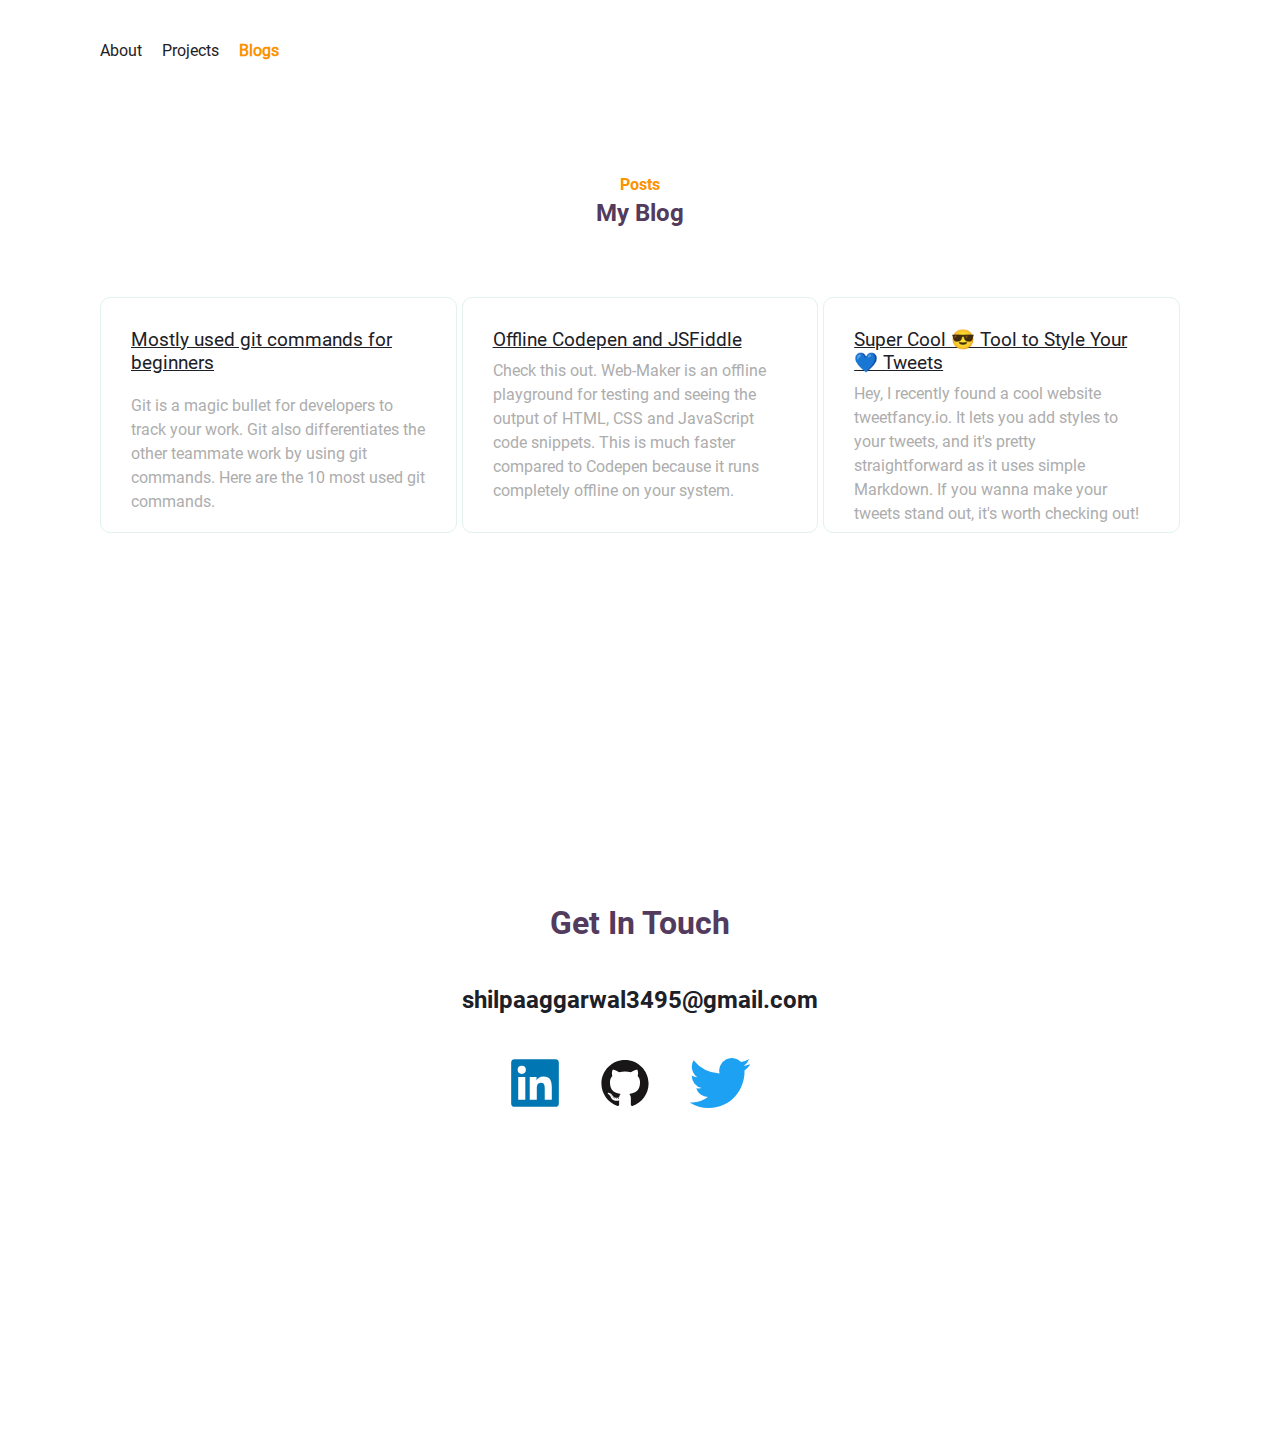
<file: blog.html>
<!DOCTYPE html>
<html lang="en">
  <head>
    <meta charset="UTF-8" />
    <meta name="viewport" content="width=device-width, initial-scale=1.0" />
    <meta http-equiv="X-UA-Compatible" content="ie=edge" />
    <title>Blog Page</title>
    <link rel="icon" href="./img/s.png" />
    <link rel="stylesheet" href="./css/main.css" />
  </head>
  <body>
    <nav>
      <div class="container-fluid">
        <ul class="list-inline">
          <li class="list-inline-item">
            <a href="./index.html">About</a>
          </li>
          <li class="list-inline-item">
            <a href="./project.html">Projects</a>
          </li>
          <li class="list-inline-item">
            <a class="active" href="./blog.html">Blogs</a>
          </li>
        </ul>
      </div>
    </nav>

    <div class="container-fluid main-container">
      <!-- Blog section -->

      <div class="section blog-section">
        <span>Posts</span>
        <h2>
          My Blog
        </h2>
        <div class="blog-container">
          <div class="blog-card">
            <a
              href="https://dev.to/shilpa3495/mostly-used-git-commands-for-beginners-3m37"
              >Mostly used git commands for beginners</a
            >
            <p>
              Git is a magic bullet for developers to track your work. Git also
              differentiates the other teammate work by using git commands. Here
              are the 10 most used git commands.
            </p>
          </div>
          <div class="blog-card">
            <a href="https://dev.to/xenoxdev/-offline-codepen-and-jsfiddle-35f1"
              >Offline Codepen and JSFiddle</a
            >
            <p>
              Check this out. Web-Maker is an offline playground for testing and
              seeing the output of HTML, CSS and JavaScript code snippets. This
              is much faster compared to Codepen because it runs completely
              offline on your system.
            </p>
          </div>
          <div class="blog-card">
            <a
              href="https://dev.to/teamxenox/super-cool--tool-to-style-your--tweets-2jab"
              >Super Cool 😎 Tool to Style Your 💙 Tweets</a
            >
            <p>
              Hey, I recently found a cool website tweetfancy.io. It lets you
              add styles to your tweets, and it's pretty straightforward as it
              uses simple Markdown. If you wanna make your tweets stand out,
              it's worth checking out!
            </p>
          </div>
        </div>
      </div>
      <!-- Contact section -->

      <div class="section contact-section">
        <div>
          <h1>
            Get In Touch
          </h1>
          <p>
            shilpaaggarwal3495@gmail.com
          </p>
          <ul class="list-inline">
            <li class="list-inline-item">
              <a href="https://www.linkedin.com/in/shilpa-aggarwal-11569115b/">
                <div class="linkedin-img"></div>
              </a>
            </li>
            <li class="list-inline-item">
              <a href="https://github.com/shilpa3495">
                <div class="github-img"></div>
              </a>
            </li>
            <li class="list-inline-item">
              <a href="https://twitter.com/shilpa3495">
                <div class="twitter-img"></div>
              </a>
            </li>
          </ul>
        </div>
      </div>
      
    </div>

  </body>
</html>
</file>
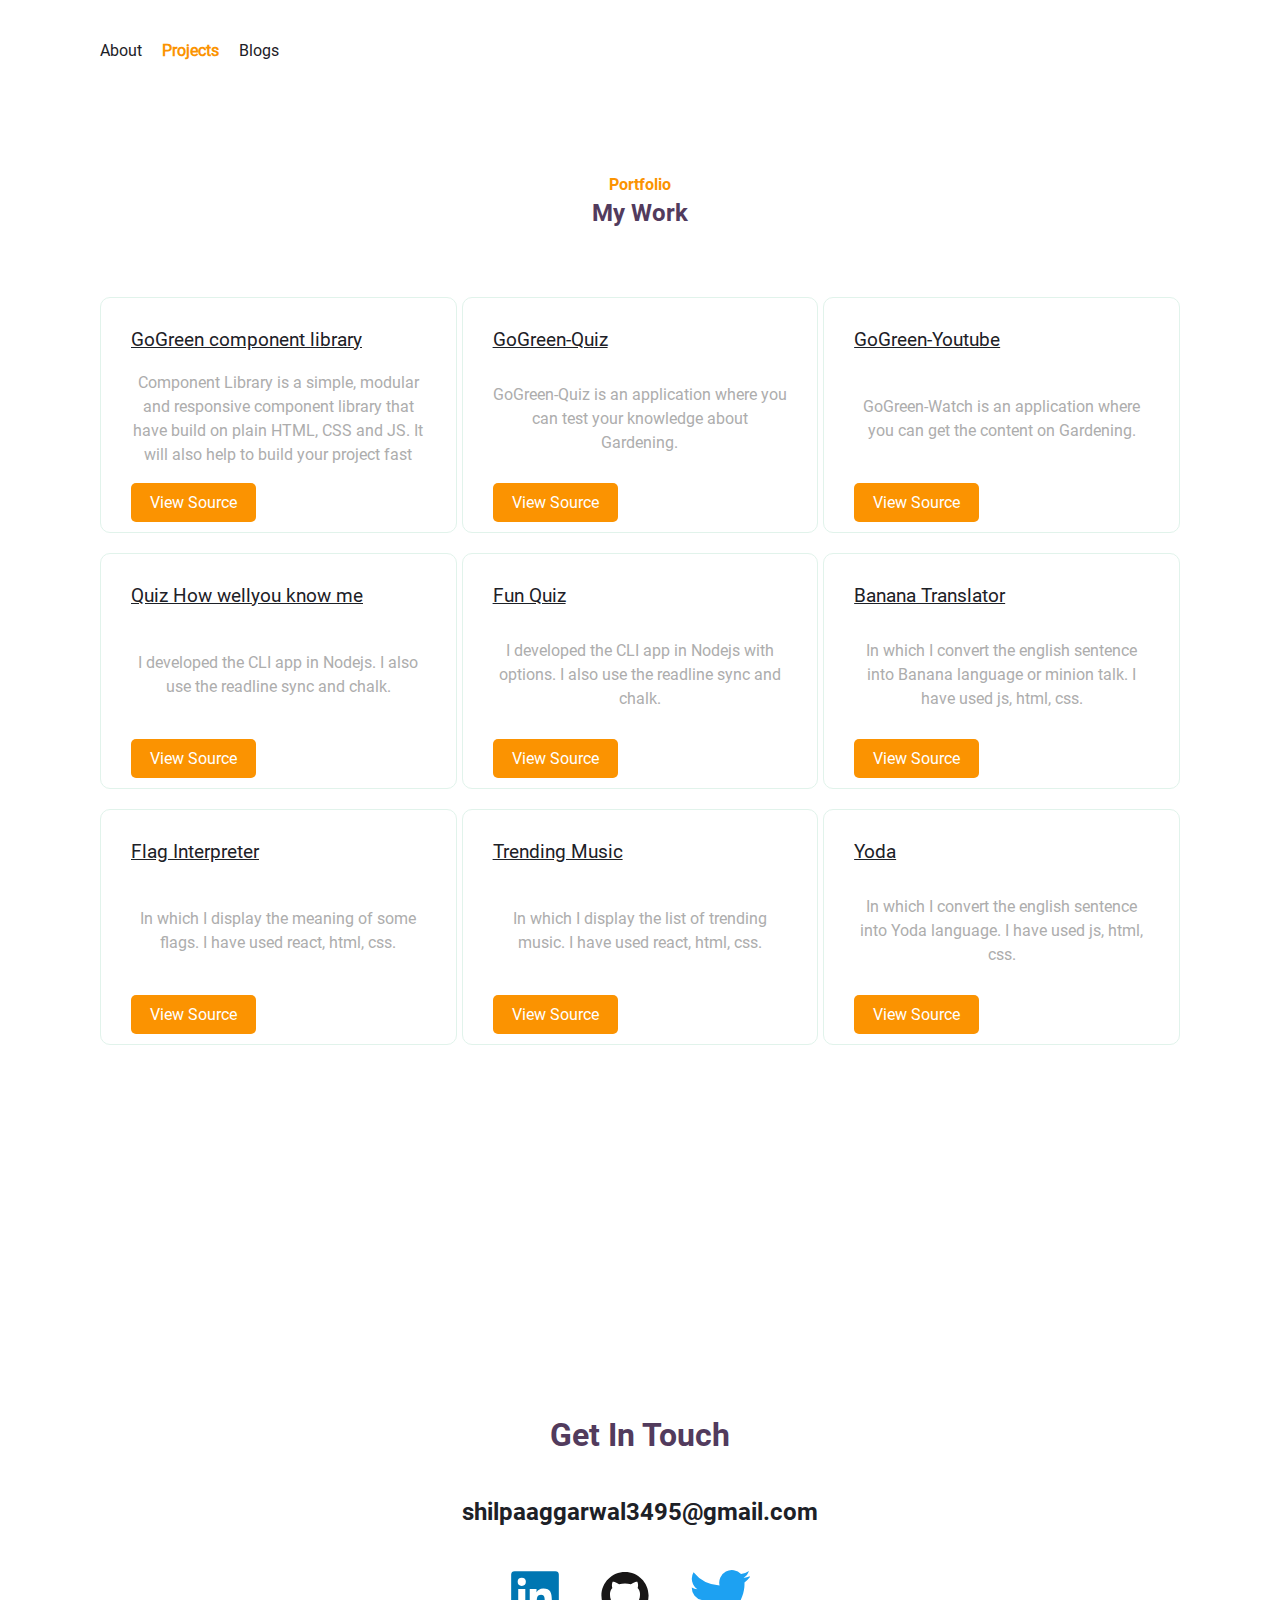
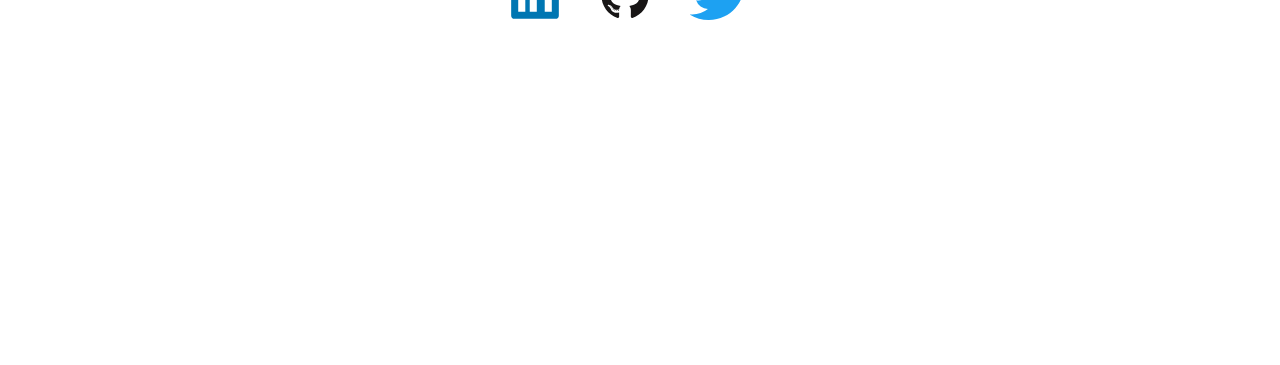
<file: project.html>
<!DOCTYPE html>
<html lang="en">
  <head>
    <meta charset="UTF-8" />
    <meta name="viewport" content="width=device-width, initial-scale=1.0" />
    <meta http-equiv="X-UA-Compatible" content="ie=edge" />
    <title>Project Page</title>
    <link rel="icon" href="./img/s.png" />
    <link rel="stylesheet" href="./css/main.css" />
  </head>
  <body>
    <!-- navbar -->

    <nav>
      <div class="container-fluid">
        <ul class="list-inline">
          <li class="list-inline-item">
            <a href="./index.html">About</a>
          </li>
          <li class="list-inline-item">
            <a class="active" href="./project.html">Projects</a>
          </li>
          <li class="list-inline-item">
            <a href="./blog.html">Blogs</a>
          </li>
        </ul>
      </div>
    </nav>

    <div class="container-fluid main-container">
      <!-- project section -->

      <div class="section work-section">
        <span>Portfolio</span>
        <h2>
          My Work
        </h2>
        <div class="project-container">
          <div class="project-info-card">
            <a href="https://ggreen.netlify.app/index.html"
              >GoGreen component library</a
            >
            <p>
              Component Library is a simple, modular and responsive component
              library that have build on plain HTML, CSS and JS. It will also
              help to build your project fast
            </p>
            <a
              class="button-primary"
              href="https://github.com/shilpa3495/Go-Green"
              >View Source</a
            >
          </div>
          <div class="project-info-card">
            <a href="https://ggreen-quiz.netlify.app/">GoGreen-Quiz</a>
            <p>
              GoGreen-Quiz is an application where you can test your knowledge
              about Gardening.
            </p>
            <a
              class="button-primary"
              href="https://github.com/shilpa3495/go-green-quiz"
              >View Source</a
            >
          </div>
          <div class="project-info-card">
            <a href="https://ggreen-watch.netlify.app/">GoGreen-Youtube</a>
            <p>
              GoGreen-Watch is an application where you can get the content on
              Gardening.
            </p>
            <a
              class="button-primary"
              href="https://github.com/shilpa3495/go-green-watch"
              >View Source</a
            >
          </div>

          <div class="project-info-card">
            <a href="https://github.com/shilpa3495/Quiz-how-well-know-me"
              >Quiz How wellyou know me</a
            >
            <p>
              I developed the CLI app in Nodejs. I also use the readline sync
              and chalk.
            </p>
            <a
              class="button-primary"
              href="https://github.com/shilpa3495/Quiz-how-well-know-me"
              >View Source</a
            >
          </div>
          <div class="project-info-card">
            <a href="https://github.com/shilpa3495/fun-Quiz">Fun Quiz</a>
            <p>
              I developed the CLI app in Nodejs with options. I also use the
              readline sync and chalk.
            </p>
            <a
              class="button-primary"
              href="https://github.com/shilpa3495/fun-Quiz"
              role="button"
              >View Source</a
            >
          </div>
          <div class="project-info-card">
            <a href="https://banana-transletter.netlify.app/"
              >Banana Translator</a
            >
            <p>
              In which I convert the english sentence into Banana language or
              minion talk. I have used js, html, css.
            </p>
            <a
              class="button-primary"
              href="https://github.com/shilpa3495/Banana-Translator"
              role="button"
              >View Source</a
            >
          </div>
          <div class="project-info-card">
            <a href="https://sfi3v.csb.app/">Flag Interpreter</a>
            <p>
              In which I display the meaning of some flags. I have used react,
              html, css.
            </p>
            <a
              class="button-primary"
              href="https://github.com/shilpa3495/flag-interpreter"
              role="button"
              >View Source</a
            >
          </div>
          <div class="project-info-card">
            <a href="https://bk8wk.csb.app/">Trending Music</a>
            <p>
              In which I display the list of trending music. I have used react,
              html, css.
            </p>
            <a
              class="button-primary"
              href="https://github.com/shilpa3495/Trending-music-list"
              role="button"
              >View Source</a
            >
          </div>
          <div class="project-info-card">
            <a href="https://yoda-website.netlify.app/">Yoda</a>
            <p>
              In which I convert the english sentence into Yoda language. I have
              used js, html, css.
            </p>
            <a
              class="button-primary all-blog-button"
              href="https://github.com/shilpa3495/Yoda"
              role="button"
              >View Source</a
            >
          </div>
        </div>
      </div>

      <!-- Contact section -->

      <div class="section contact-section">
        <div>
          <h1>
            Get In Touch
          </h1>
          <p>
            shilpaaggarwal3495@gmail.com
          </p>
          <ul class="list-inline">
            <li class="list-inline-item">
              <a href="https://www.linkedin.com/in/shilpa-aggarwal-11569115b/">
                <div class="linkedin-img"></div>
              </a>
            </li>
            <li class="list-inline-item">
              <a href="https://github.com/shilpa3495">
                <div class="github-img"></div>
              </a>
            </li>
            <li class="list-inline-item">
              <a href="https://twitter.com/shilpa3495">
                <div class="twitter-img"></div>
              </a>
            </li>
          </ul>
        </div>
      </div>
    </div>
  </body>
</html>
</file>
<file: css/main.css>
@font-face {
  src: url(/fonts/Roboto-Regular.ttf);
  font-family: roboto-regular;
}
@font-face {
  src: url(/fonts/Roboto-Bold.ttf);
  font-family: roboto-bold;
}
:root {
  --primary-color: #fb9301;
  --secondary-color: #523b5d;
  --grey-color: #adadad;
  --black-color: #1d2127;
  --white-color: #ffffff;
  --border-color: #e1f3eb;
}
body {
  font-family: roboto-regular;
  overflow-x: hidden;
  margin: 0;
}
.container-fluid {
  padding-left: 100px;
  padding-right: 100px;
}

nav {
  padding-right: 30px;
  padding-left: 0px;
  background: var(--white-color);
  padding: 25px 0px;
  z-index: 5;
  position: fixed;
  top: 0px;
  width: 100%;
}
nav a {
  font-size: 1em;
  color: var(--black-color);
  text-decoration: none;
}
nav a:hover {
  color: var(--primary-color);
}

.list-inline {
  display: flex;
  padding-left: 0px;
}
.list-inline .list-inline-item {
  list-style: none;
  padding-right: 20px;
}

.list-inline-item .active {
  color: var(--primary-color);
  font-weight: bold;
}
.list-inline .list-inline-item:last-child {
  padding-right: 0px;
}
.main-container {
  padding-top: 100px;
}

.about-info,
.specialization-container,
.project-container,
.blog-container {
  display: flex;
  align-items: center;
}

.about-info .info-container {
  width: 50%;
}

.about-info .image-container {
  width: 70%;
}

.about-info h1,
.specialization-heading,
.work-section h2,
.blog-section h2,
.contact-section h1 {
  color: var(--secondary-color);
  font-family: roboto-bold;
}
.specialization-heading,
.work-section h2,
.blog-section h2 {
  text-align: center;
  margin-top: 0px;
  padding-bottom: 50px;
}
.specialization-section,
.work-section,
.blog-section {
  padding-top: 75px;
}
.about-info p,
.work-section p,
.blog-section p {
  color: var(--grey-color);
  font-size: 1em;
  line-height: 1.5;
  margin-top: 20px;
}
.specialization-container .skill-card,
.project-container .project-info-card,
.blog-container .blog-card {
  width: 27.3%;
  padding: 30px;
  margin-bottom: 20px;
  display: grid;
  align-items: center;
  flex-direction: column;
  border: 1px solid var(--border-color);
  border-radius: 10px;
}
.project-container .project-info-card,
.blog-container .blog-card {
  height: 174px;
}
.specialization-container,
.project-container,
.blog-container {
  flex-wrap: wrap;
  justify-content: space-between;
}
.specialization-section span,
.work-section span,
.blog-section span {
  color: var(--primary-color);
  font-size: 1em;
  font-family: "roboto-bold";
  margin-bottom: 5px;
  text-align: center;
  display: block;
}
.about-info .button-primary,
.work-section .button-primary,
.blog-section .button-primary {
  background: var(--primary-color);
  border-color: var(--primary-color);
  display: grid;
  align-content: center;
  text-align: center;
  color: var(--white-color);
  text-decoration: none;
}
.work-section a,
.blog-section a {
  color: var(--black-color);
  font-size: 1.2em;
  cursor: pointer;
}

/* about-section */

.about-info p {
  margin-bottom: 20px;
}
.about-info .button-primary {
  width: 241px;
  height: 65px;
  border-radius: 20px;
  margin-top: 30px;
  font-size: 1.2em;
  font-family: "roboto-bold";
}

.svg-image {
  background: url("/img/portfolio-svg1.svg");
  height: 35vw;
  background-repeat: no-repeat;
  background-size: contain;
  background-position: right;
}

/* specialization-text */

.specialization-container .skill-card {
  text-align: center;
}
.specialization-container .skill-card img {
  height: 70px;
  margin: 0 auto;
}
.specialization-container .skill-card h2 {
  font-size: 1.5em;
  margin-bottom: 0px;
  margin-top: 15px;
}
.skill-row-2 {
  padding-top: 50px;
}

/* work-section */

.work-section .button-primary,
.blog-section .button-primary {
  width: 125px;
  color: var(--white-color);
  height: 39px;
  border-radius: 5px;
  font-size: 16px;
}
.work-section p,
.index-blog-section p {
  text-align: center;
}

.work-section p {
  min-height: 96px;
  display: flex;
  align-items: center;
  justify-content: center;
}

.work-section .all-project-button,
.blog-section .all-blog-button {
  margin: 0 auto;
}
.index-work-section h2,
.index-blog-section h2 {
  padding-bottom: 0px;
}
/* blog-section */

.blog-container p {
  min-height: 120px;
}

/* contact-section */
.linkedin-img,
.github-img {
  width: 50px;
  height: 50px;
}
.linkedin-img {
  background: url(/img/linkedin-light.svg);
}
.github-img {
  background: url("/img/github-light.svg");
}
.twitter-img {
  background: url("/img/twitter-light.svg");
  width: 60px;
  height: 50px;
}
.linkedin-img,
.github-img,
.twitter-img {
  margin-right: 20px;
  background-repeat: no-repeat;
  background-size: cover;
  background-position: center;
}
.contact-section p {
  font-size: 1.5em;
  font-family: roboto-bold;
  padding-top: 20px;
  padding-bottom: 20px;
  color: var(--black-color);
}
.contact-section {
  height: 100vh;
  justify-content: center;
  align-items: center;
  display: flex;
  text-align: center;
}
.contact-section .list-inline {
  justify-content: center;
}
.button-primary {
  transition: all 0.25s ease-in-out;
}
.button-primary:hover {
  filter: brightness(130%);
}
@media (max-width: 991px) {
  .container-fluid {
    padding-left: 70px;
    padding-right: 70px;
  }
  .navbar-toggler {
    margin-left: auto;
  }
  .about-info {
    flex-direction: column-reverse;
  }
  .about-info .svg-image {
    margin: 0 auto 40px auto;
    display: block;
    width: 50%;
  }
  .specialization-section,
  .work-section,
  .blog-section {
    padding-top: 50px;
  }
  .about-info .info-container,
  .about-info .image-container,
  .specialization-container .skill-card,
  .project-container .project-info-card,
  .blog-container .blog-card {
    width: 100%;
  }
  .blog-section p {
    min-height: auto;
  }
  .contact-section {
    height: unset;
    padding-top: 120px;
  }
}
@media (max-width: 576px) {
  .container-fluid {
    padding-left: 25px;
    padding-right: 25px;
  }
  .contact-section p {
    font-size: 1em;
    padding-top: 5px;
    padding-bottom: 16px;
  }
  .linkedin-img,
  .github-img {
    width: 40px;
    height: 40px;
  }
  .twitter-img {
    width: 50px;
    height: 40px;
  }
  .project-container .project-info-card,
  .blog-container .blog-card {
    height: auto;
  }
}
@media (max-width: 380px) {
  .about-info h1 {
    font-size: 1.5em;
  }
  .list-inline .list-inline-item {
    padding-right: 14px;
  }
  nav a {
    font-size: 0.8em;
  }
}
</file>
